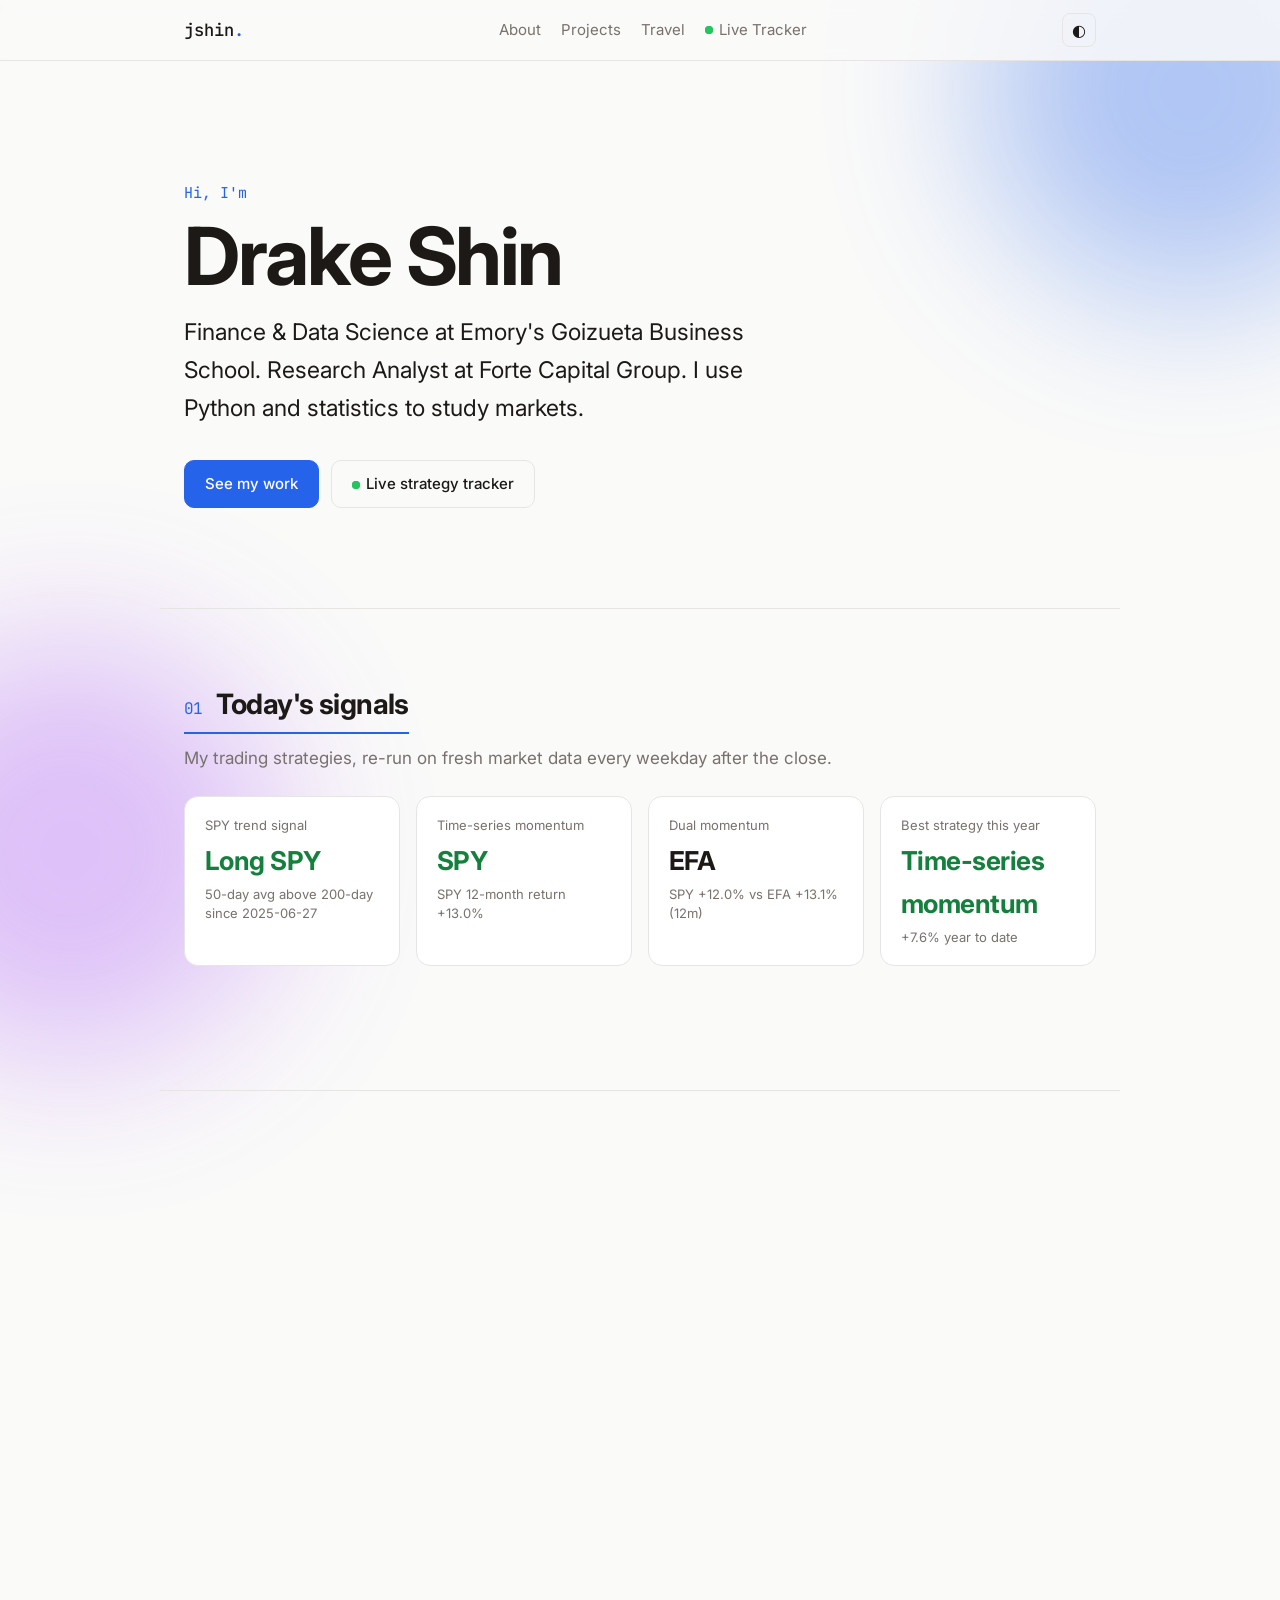
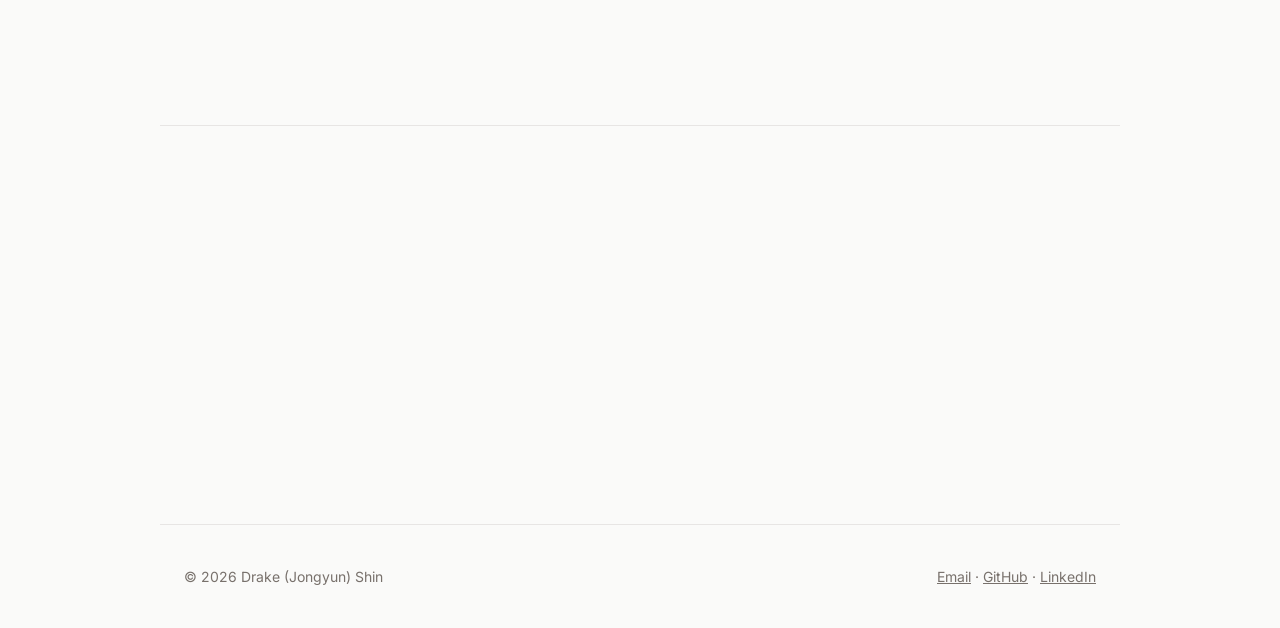
<file: index.html>
<!doctype html>
<html lang="en">
<head>
  <meta charset="utf-8">
  <meta name="viewport" content="width=device-width, initial-scale=1">
  <title>Drake (Jongyun) Shin</title>
  <meta name="description" content="Drake (Jongyun) Shin: finance and data science student at Emory Goizueta, with quant finance and data analysis projects.">
  <link rel="preconnect" href="https://fonts.googleapis.com">
  <link rel="preconnect" href="https://fonts.gstatic.com" crossorigin>
  <link href="https://fonts.googleapis.com/css2?family=Inter:wght@400;500;600;700&family=JetBrains+Mono:wght@400;500&display=swap" rel="stylesheet">
  <link rel="stylesheet" href="style.css">
  <script>document.documentElement.classList.add('js')</script>
</head>
<body>
  <div class="progress" aria-hidden="true"></div>
  <div class="blob b1" aria-hidden="true"></div>
  <div class="blob b2" aria-hidden="true"></div>
  <header class="nav">
    <div class="wrap nav-inner">
      <a href="index.html" class="logo">jshin<span>.</span></a>
      <nav>
        <a href="about.html">About</a>
        <a href="projects.html">Projects</a>
        <a href="travel.html">Travel</a>
        <a href="tracker.html" class="live"><span class="dot" aria-hidden="true"></span>Live Tracker</a>
      </nav>
      <div class="nav-tools">
        <button id="theme" aria-label="Toggle dark mode">◐</button>
        <button id="menu" aria-label="Open menu">☰</button>
      </div>
    </div>
  </header>

  <main id="top">
    <section class="hero wrap">
      <p class="kicker intro" style="--d:0">Hi, I'm</p>
      <h1 class="intro" style="--d:1"><span class="split">Drake Shin</span></h1>
      <p class="tagline intro" style="--d:2">Finance &amp; Data Science at Emory's Goizueta Business School. Research Analyst at Forte Capital Group. I use Python and statistics to study markets.</p>
      <div class="cta intro" style="--d:3">
        <a class="btn primary" href="projects.html">See my work</a>
        <a class="btn" href="tracker.html"><span class="dot" aria-hidden="true"></span>Live strategy tracker</a>
      </div>
    </section>

    <section class="wrap section">
      <h2 data-reveal><span class="num">01</span> Today's signals</h2>
      <p class="lede" data-reveal>My trading strategies, re-run on fresh market data every weekday after the close.</p>
      <div class="tiles" id="home-tiles" data-reveal="stagger">
        <div class="tile skeleton"></div><div class="tile skeleton"></div><div class="tile skeleton"></div><div class="tile skeleton"></div>
      </div>
      <p class="more" data-reveal><a href="tracker.html">Open the full tracker →</a></p>
    </section>

    <section class="wrap section">
      <h2 data-reveal><span class="num">02</span> Featured projects</h2>
      <div class="grid" data-reveal="stagger">
        <article class="card" data-kind="quant">
          <p class="kind">Quant finance</p>
          <h3>Signal Backtester</h3>
          <p>A from-scratch Python backtesting engine with no look-ahead bias, transaction costs and risk metrics. A 50/200-day trend filter on SPY cut the worst drawdown from -55% to -34%.</p>
          <p class="tags">Python · pandas · pytest</p>
          <div class="links"><a href="https://github.com/jshin0229/signal-backtester">Code ↗</a><a href="tracker.html">Live signals →</a></div>
        </article>
        <article class="card" data-kind="quant">
          <p class="kind">Quant finance</p>
          <h3>Systematic Strategy Research</h3>
          <p>Four classic quant strategies implemented and tested on 20 years of ETF data. Time-series momentum matched the S&amp;P 500's return with a Sharpe of 0.92 and a third of its drawdown.</p>
          <p class="tags">pandas · Jupyter · research</p>
          <div class="links"><a href="https://github.com/jshin0229/systematic-strategy-research">Code ↗</a><a href="tracker.html">Live signals →</a></div>
        </article>
        <article class="card" data-kind="quant">
          <p class="kind">Quant finance</p>
          <h3>Portfolio Risk Report</h3>
          <p>Turns any list of holdings into a one-page HTML risk report: VaR, beta, risk contribution, stress tests and Monte Carlo outcomes.</p>
          <p class="tags">Python · risk · Monte Carlo</p>
          <div class="links"><a href="https://github.com/jshin0229/portfolio-risk-report">Code ↗</a><a href="https://jshin0229.github.io/portfolio-risk-report/">Live demo ↗</a><a href="tracker.html">Live signals →</a></div>
        </article>
      </div>
      <p class="more" data-reveal><a href="projects.html">All projects →</a></p>
    </section>

    <section class="wrap section">
      <h2 data-reveal><span class="num">03</span> Explore</h2>
      <div class="explore" data-reveal="stagger">
        <a class="explore-card" href="about.html"><span class="ex-kicker">About</span><strong>Background &amp; experience</strong><span>Goizueta, Forte Capital Group, equity research, and five countries lived in.</span></a>
        <a class="explore-card" href="travel.html"><span class="ex-kicker">Travel</span><strong>Places I've lived &amp; visited</strong><span>Korea, China, Germany, Turkey and the US, on a map.</span></a>
        <a class="explore-card" href="mailto:jshin0229@gmail.com"><span class="ex-kicker">Contact</span><strong>Get in touch</strong><span>Open to conversations about finance, data and markets.</span></a>
      </div>
    </section>
  </main>

  <footer class="wrap footer">
    <p>© <span id="year"></span> Drake (Jongyun) Shin</p>
    <p class="footer-links"><a href="mailto:jshin0229@gmail.com">Email</a> · <a href="https://github.com/jshin0229">GitHub</a> · <a href="https://www.linkedin.com/in/drake-shin">LinkedIn</a></p>
  </footer>
  <script src="site.js"></script>
  <script>
    loadTracker().then(d => {
      const p = d.strategies.positions, t = d.spy_trend, s = d.strategies.stats;
      const tiles = [
        ['SPY trend signal', t.signal === 'LONG' ? 'Long SPY' : 'In cash', `50-day avg ${t.sma50 > t.sma200 ? 'above' : 'below'} 200-day since ${t.since}`, t.signal === 'LONG' ? 'up' : 'down'],
        ['Time-series momentum', p.ts_momentum.holding, `SPY 12-month return ${fmtPct(p.ts_momentum.spy_12_1, 1, true)}`, p.ts_momentum.holding === 'SPY' ? 'up' : 'down'],
        ['Dual momentum', p.dual_momentum.holding, `SPY ${fmtPct(p.dual_momentum.spy_12m, 1, true)} vs EFA ${fmtPct(p.dual_momentum.efa_12m, 1, true)} (12m)`, ''],
        ['Best strategy this year', ...(() => { const [n, v] = Object.entries(s).filter(([n]) => n !== 'S&P 500' && n !== '60/40').sort((a, b) => b[1].ytd - a[1].ytd)[0]; return [n, `${fmtPct(v.ytd, 1, true)} year to date`, 'up']; })()],
      ];
      document.getElementById('home-tiles').innerHTML = tiles.map(([k, v, sub, cls]) =>
        `<div class="tile"><p class="tile-k">${k}</p><p class="tile-v ${cls}">${v}</p><p class="tile-sub">${sub}</p></div>`).join('');
      setupReveal(document.getElementById('home-tiles').parentElement);
      document.getElementById('home-tiles').classList.add('in');
    }).catch(() => { document.getElementById('home-tiles').innerHTML = '<p class="muted">Live data is temporarily unavailable.</p>'; });
  </script>
</body>
</html>
</file>
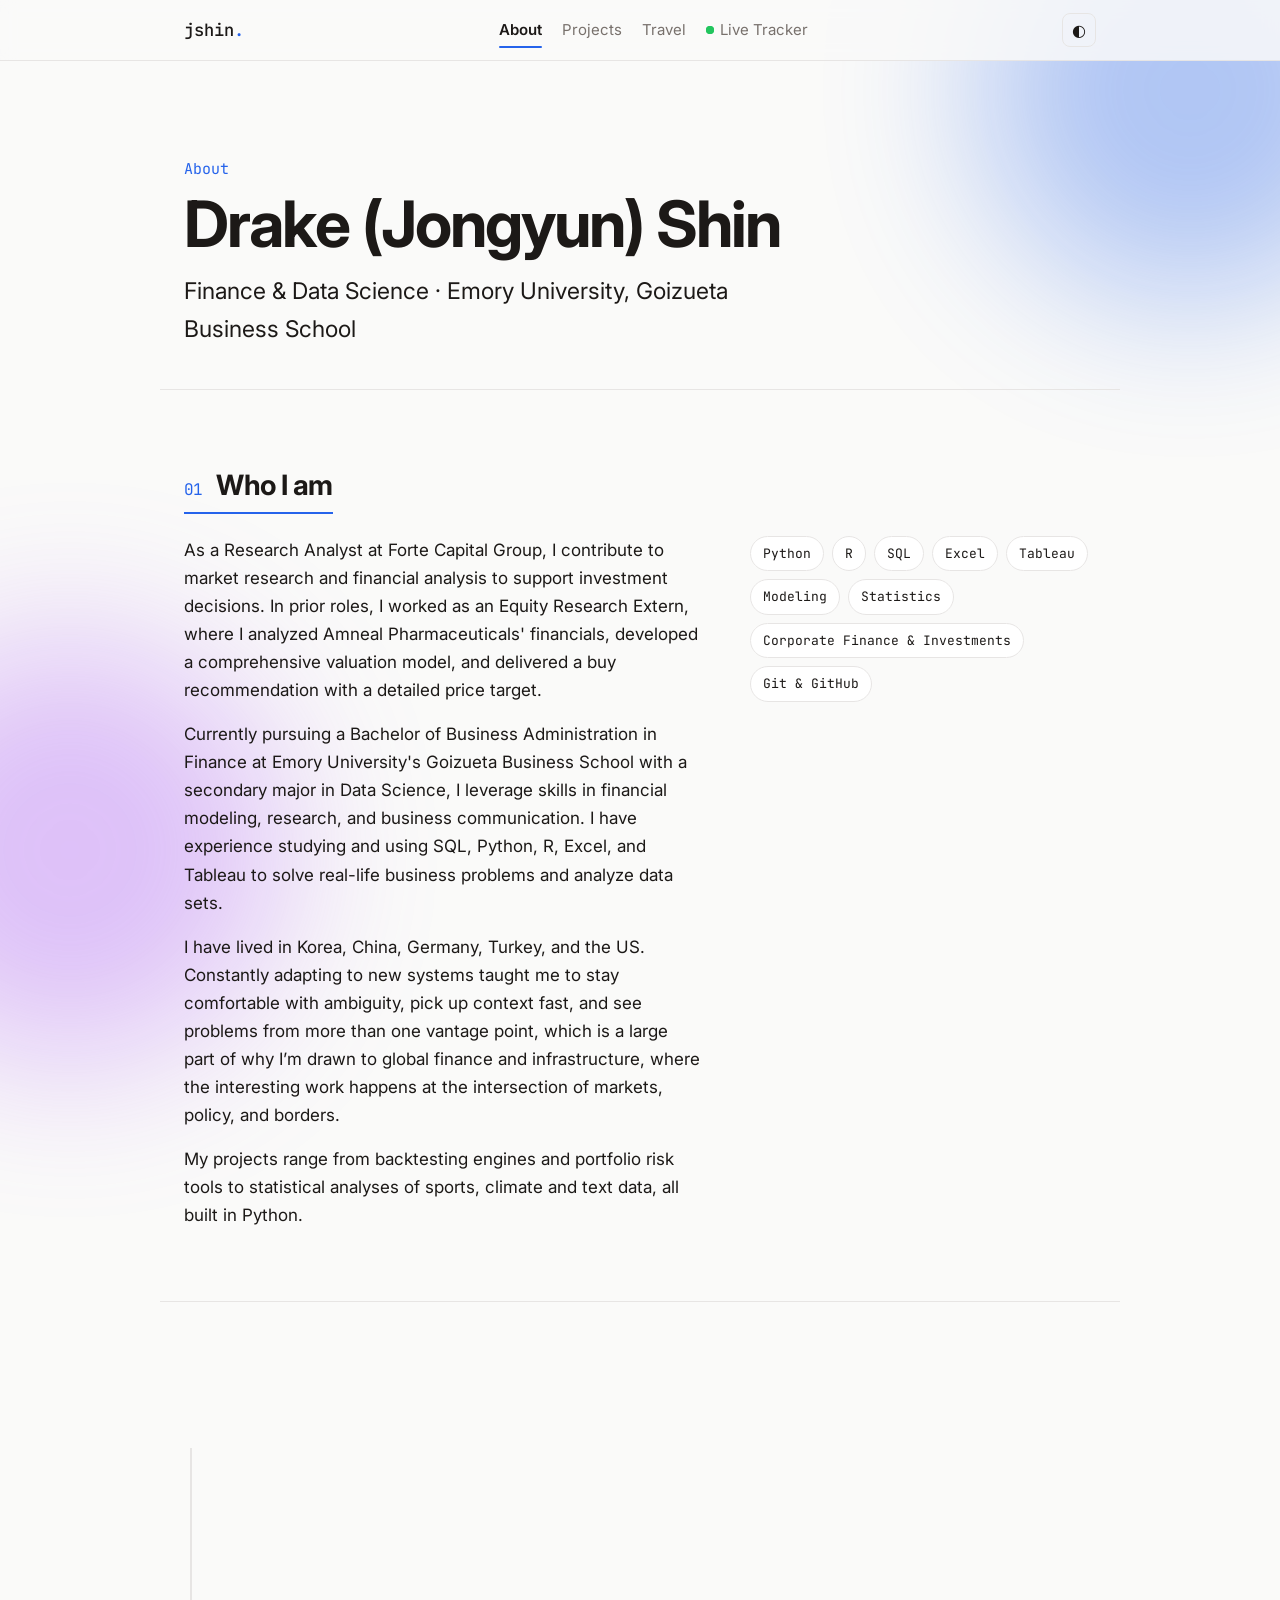
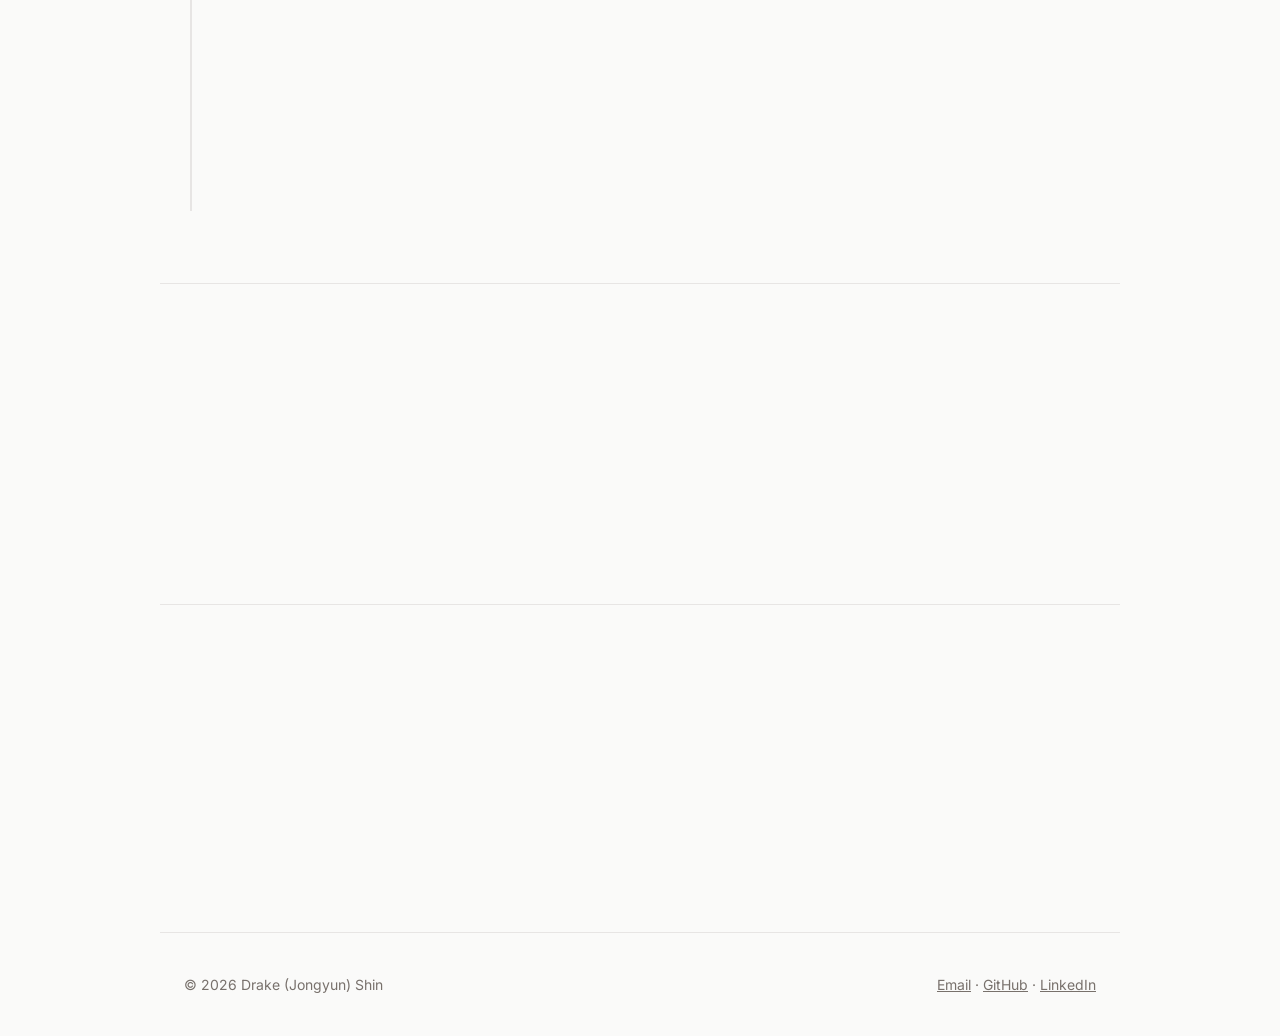
<file: about.html>
<!doctype html>
<html lang="en">
<head>
  <meta charset="utf-8">
  <meta name="viewport" content="width=device-width, initial-scale=1">
  <title>About · Drake Shin</title>
  <meta name="description" content="About Drake (Jongyun) Shin: background, experience and contact.">
  <link rel="preconnect" href="https://fonts.googleapis.com">
  <link rel="preconnect" href="https://fonts.gstatic.com" crossorigin>
  <link href="https://fonts.googleapis.com/css2?family=Inter:wght@400;500;600;700&family=JetBrains+Mono:wght@400;500&display=swap" rel="stylesheet">
  <link rel="stylesheet" href="style.css">
  <script>document.documentElement.classList.add('js')</script>
</head>
<body>
  <div class="progress" aria-hidden="true"></div>
  <div class="blob b1" aria-hidden="true"></div>
  <div class="blob b2" aria-hidden="true"></div>
  <header class="nav">
    <div class="wrap nav-inner">
      <a href="index.html" class="logo">jshin<span>.</span></a>
      <nav>
        <a href="about.html">About</a>
        <a href="projects.html">Projects</a>
        <a href="travel.html">Travel</a>
        <a href="tracker.html" class="live"><span class="dot" aria-hidden="true"></span>Live Tracker</a>
      </nav>
      <div class="nav-tools">
        <button id="theme" aria-label="Toggle dark mode">◐</button>
        <button id="menu" aria-label="Open menu">☰</button>
      </div>
    </div>
  </header>

  <main id="top">
    <section class="page-head wrap">
      <p class="kicker intro" style="--d:0">About</p>
      <h1 class="intro page-title" style="--d:1"><span class="split">Drake (Jongyun) Shin</span></h1>
      <p class="tagline intro" style="--d:2">Finance &amp; Data Science · Emory University, Goizueta Business School</p>
    </section>

    <section class="wrap section">
      <h2 data-reveal><span class="num">01</span> Who I am</h2>
      <div class="about-grid">
        <div class="prose" data-reveal="left">
          <p>As a Research Analyst at Forte Capital Group, I contribute to market research and financial analysis to support investment decisions. In prior roles, I worked as an Equity Research Extern, where I analyzed Amneal Pharmaceuticals' financials, developed a comprehensive valuation model, and delivered a buy recommendation with a detailed price target.</p>
          <p>Currently pursuing a Bachelor of Business Administration in Finance at Emory University's Goizueta Business School with a secondary major in Data Science, I leverage skills in financial modeling, research, and business communication. I have experience studying and using SQL, Python, R, Excel, and Tableau to solve real-life business problems and analyze data sets.</p>
          <p>I have lived in Korea, China, Germany, Turkey, and the US. Constantly adapting to new systems taught me to stay comfortable with ambiguity, pick up context fast, and see problems from more than one vantage point, which is a large part of why I’m drawn to global finance and infrastructure, where the interesting work happens at the intersection of markets, policy, and borders.</p>
          <p>My projects range from backtesting engines and portfolio risk tools to statistical analyses of sports, climate and text data, all built in Python.</p>
        </div>
        <ul class="skills" data-reveal="stagger">
          <li>Python</li>
          <li>R</li>
          <li>SQL</li>
          <li>Excel</li>
          <li>Tableau</li>
          <li>Modeling</li>
          <li>Statistics</li>
          <li>Corporate Finance &amp; Investments</li>
          <li>Git &amp; GitHub</li>
        </ul>
      </div>
    </section>

    <section class="wrap section">
      <h2 data-reveal><span class="num">02</span> Experience</h2>
      <ol class="timeline" data-reveal="stagger">
        <li><p class="tl-when">Current</p><h3>Research Analyst · Forte Capital Group</h3><p>Market research and financial analysis to support investment decisions.</p></li>
        <li><p class="tl-when">Previously</p><h3>Equity Research Extern</h3><p>Analyzed Amneal Pharmaceuticals' financials, built a valuation model, and delivered a buy recommendation with a price target.</p></li>
        <li><p class="tl-when">Education</p><h3>Emory University · Goizueta Business School</h3><p>BBA in Finance, secondary major in Data Science.</p></li>
      </ol>
    </section>

    <section class="wrap section">
      <h2 data-reveal><span class="num">03</span> Places I've called home</h2>
      <div class="flags" data-reveal="stagger">
        <span>🇰🇷 Korea</span><span>🇨🇳 China</span><span>🇩🇪 Germany</span><span>🇹🇷 Turkey</span><span>🇺🇸 United States</span>
      </div>
      <p class="more" data-reveal><a href="travel.html">See them on the map →</a></p>
    </section>

    <section id="contact" class="wrap section contact">
      <h2 data-reveal><span class="num">04</span> Contact</h2>
      <p data-reveal>Want to work together or just say hi? My inbox is open.</p>
      <div class="cta" data-reveal="stagger">
        <a class="btn primary" href="mailto:jshin0229@gmail.com">Email me</a>
        <a class="btn" href="https://github.com/jshin0229">GitHub</a>
        <a class="btn" href="https://www.linkedin.com/in/drake-shin">LinkedIn</a>
      </div>
    </section>
  </main>

  <footer class="wrap footer">
    <p>© <span id="year"></span> Drake (Jongyun) Shin</p>
    <p class="footer-links"><a href="mailto:jshin0229@gmail.com">Email</a> · <a href="https://github.com/jshin0229">GitHub</a> · <a href="https://www.linkedin.com/in/drake-shin">LinkedIn</a></p>
  </footer>
  <script src="site.js"></script>
</body>
</html>
</file>
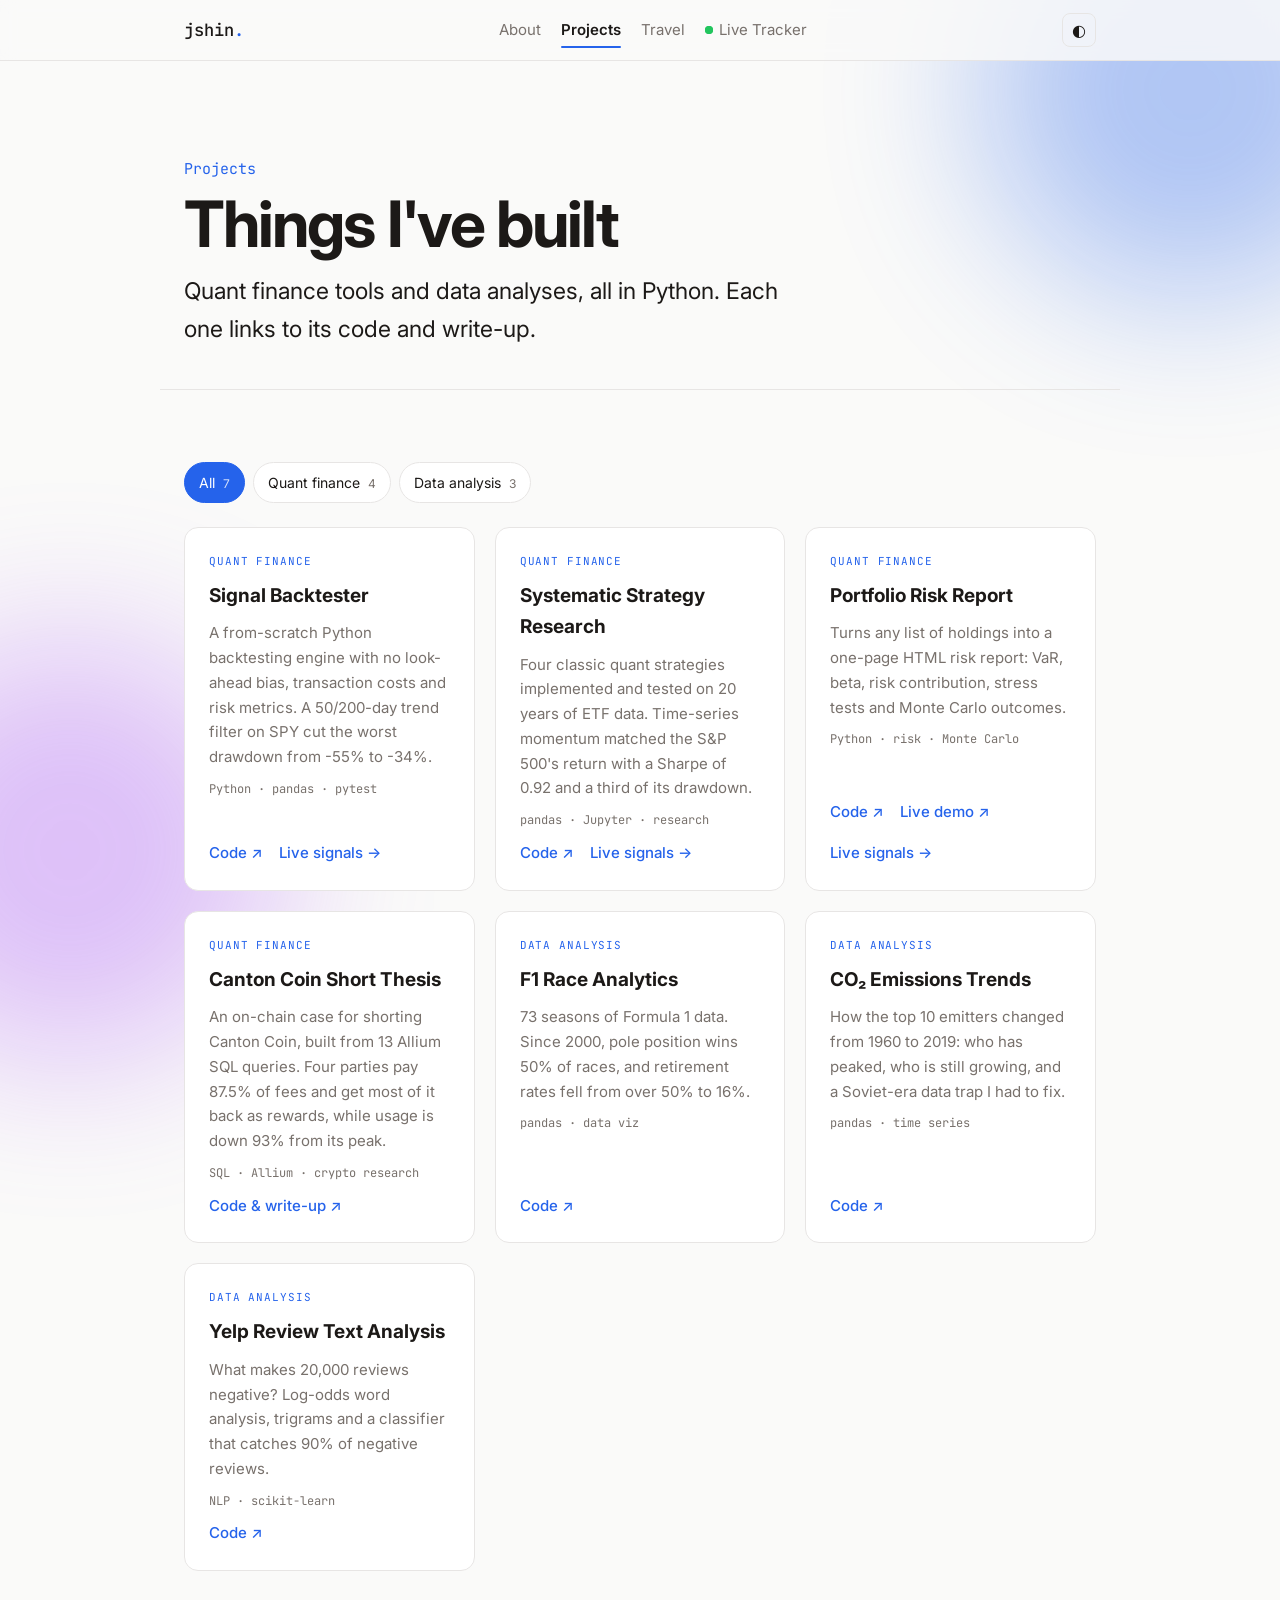
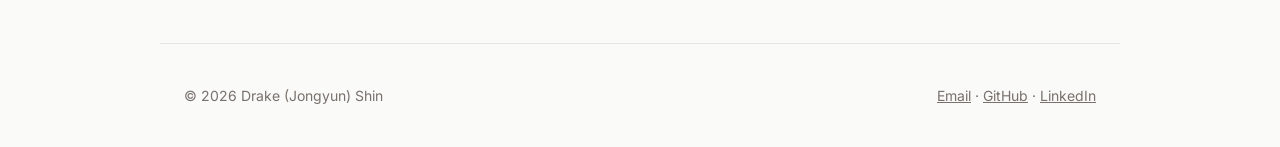
<file: projects.html>
<!doctype html>
<html lang="en">
<head>
  <meta charset="utf-8">
  <meta name="viewport" content="width=device-width, initial-scale=1">
  <title>Projects · Drake Shin</title>
  <meta name="description" content="Quant finance and data analysis projects by Drake (Jongyun) Shin.">
  <link rel="preconnect" href="https://fonts.googleapis.com">
  <link rel="preconnect" href="https://fonts.gstatic.com" crossorigin>
  <link href="https://fonts.googleapis.com/css2?family=Inter:wght@400;500;600;700&family=JetBrains+Mono:wght@400;500&display=swap" rel="stylesheet">
  <link rel="stylesheet" href="style.css">
  <script>document.documentElement.classList.add('js')</script>
</head>
<body>
  <div class="progress" aria-hidden="true"></div>
  <div class="blob b1" aria-hidden="true"></div>
  <div class="blob b2" aria-hidden="true"></div>
  <header class="nav">
    <div class="wrap nav-inner">
      <a href="index.html" class="logo">jshin<span>.</span></a>
      <nav>
        <a href="about.html">About</a>
        <a href="projects.html">Projects</a>
        <a href="travel.html">Travel</a>
        <a href="tracker.html" class="live"><span class="dot" aria-hidden="true"></span>Live Tracker</a>
      </nav>
      <div class="nav-tools">
        <button id="theme" aria-label="Toggle dark mode">◐</button>
        <button id="menu" aria-label="Open menu">☰</button>
      </div>
    </div>
  </header>

  <main id="top">
    <section class="page-head wrap">
      <p class="kicker intro" style="--d:0">Projects</p>
      <h1 class="intro page-title" style="--d:1"><span class="split">Things I've built</span></h1>
      <p class="tagline intro" style="--d:2">Quant finance tools and data analyses, all in Python. Each one links to its code and write-up.</p>
    </section>
    <section class="wrap section">
      <div class="filters" role="group" aria-label="Filter projects">
        <button class="chip active" data-filter="all">All <span>7</span></button>
        <button class="chip" data-filter="quant">Quant finance <span>4</span></button>
        <button class="chip" data-filter="data">Data analysis <span>3</span></button>
      </div>
      <div class="grid" id="project-grid" data-reveal="stagger">
        <article class="card" data-kind="quant">
          <p class="kind">Quant finance</p>
          <h3>Signal Backtester</h3>
          <p>A from-scratch Python backtesting engine with no look-ahead bias, transaction costs and risk metrics. A 50/200-day trend filter on SPY cut the worst drawdown from -55% to -34%.</p>
          <p class="tags">Python · pandas · pytest</p>
          <div class="links"><a href="https://github.com/jshin0229/signal-backtester">Code ↗</a><a href="tracker.html">Live signals →</a></div>
        </article>
        <article class="card" data-kind="quant">
          <p class="kind">Quant finance</p>
          <h3>Systematic Strategy Research</h3>
          <p>Four classic quant strategies implemented and tested on 20 years of ETF data. Time-series momentum matched the S&amp;P 500's return with a Sharpe of 0.92 and a third of its drawdown.</p>
          <p class="tags">pandas · Jupyter · research</p>
          <div class="links"><a href="https://github.com/jshin0229/systematic-strategy-research">Code ↗</a><a href="tracker.html">Live signals →</a></div>
        </article>
        <article class="card" data-kind="quant">
          <p class="kind">Quant finance</p>
          <h3>Portfolio Risk Report</h3>
          <p>Turns any list of holdings into a one-page HTML risk report: VaR, beta, risk contribution, stress tests and Monte Carlo outcomes.</p>
          <p class="tags">Python · risk · Monte Carlo</p>
          <div class="links"><a href="https://github.com/jshin0229/portfolio-risk-report">Code ↗</a><a href="https://jshin0229.github.io/portfolio-risk-report/">Live demo ↗</a><a href="tracker.html">Live signals →</a></div>
        </article>
        <article class="card" data-kind="quant">
          <p class="kind">Quant finance</p>
          <h3>Canton Coin Short Thesis</h3>
          <p>An on-chain case for shorting Canton Coin, built from 13 Allium SQL queries. Four parties pay 87.5% of fees and get most of it back as rewards, while usage is down 93% from its peak.</p>
          <p class="tags">SQL · Allium · crypto research</p>
          <div class="links"><a href="https://github.com/jshin0229/canton-coin-short-thesis">Code &amp; write-up ↗</a></div>
        </article>
        <article class="card" data-kind="data">
          <p class="kind">Data analysis</p>
          <h3>F1 Race Analytics</h3>
          <p>73 seasons of Formula 1 data. Since 2000, pole position wins 50% of races, and retirement rates fell from over 50% to 16%.</p>
          <p class="tags">pandas · data viz</p>
          <div class="links"><a href="https://github.com/jshin0229/f1-race-analytics">Code ↗</a></div>
        </article>
        <article class="card" data-kind="data">
          <p class="kind">Data analysis</p>
          <h3>CO₂ Emissions Trends</h3>
          <p>How the top 10 emitters changed from 1960 to 2019: who has peaked, who is still growing, and a Soviet-era data trap I had to fix.</p>
          <p class="tags">pandas · time series</p>
          <div class="links"><a href="https://github.com/jshin0229/co2-emissions-trends">Code ↗</a></div>
        </article>
        <article class="card" data-kind="data">
          <p class="kind">Data analysis</p>
          <h3>Yelp Review Text Analysis</h3>
          <p>What makes 20,000 reviews negative? Log-odds word analysis, trigrams and a classifier that catches 90% of negative reviews.</p>
          <p class="tags">NLP · scikit-learn</p>
          <div class="links"><a href="https://github.com/jshin0229/yelp-review-text-analysis">Code ↗</a></div>
        </article>
      </div>
    </section>
  </main>

  <footer class="wrap footer">
    <p>© <span id="year"></span> Drake (Jongyun) Shin</p>
    <p class="footer-links"><a href="mailto:jshin0229@gmail.com">Email</a> · <a href="https://github.com/jshin0229">GitHub</a> · <a href="https://www.linkedin.com/in/drake-shin">LinkedIn</a></p>
  </footer>
  <script src="site.js"></script>
  <script>
    document.querySelectorAll('.chip').forEach(chip => chip.addEventListener('click', () => {
      document.querySelectorAll('.chip').forEach(c => c.classList.toggle('active', c === chip));
      const f = chip.dataset.filter;
      document.querySelectorAll('#project-grid .card').forEach(c => c.hidden = !(f === 'all' || c.dataset.kind === f));
    }));
  </script>
</body>
</html>
</file>
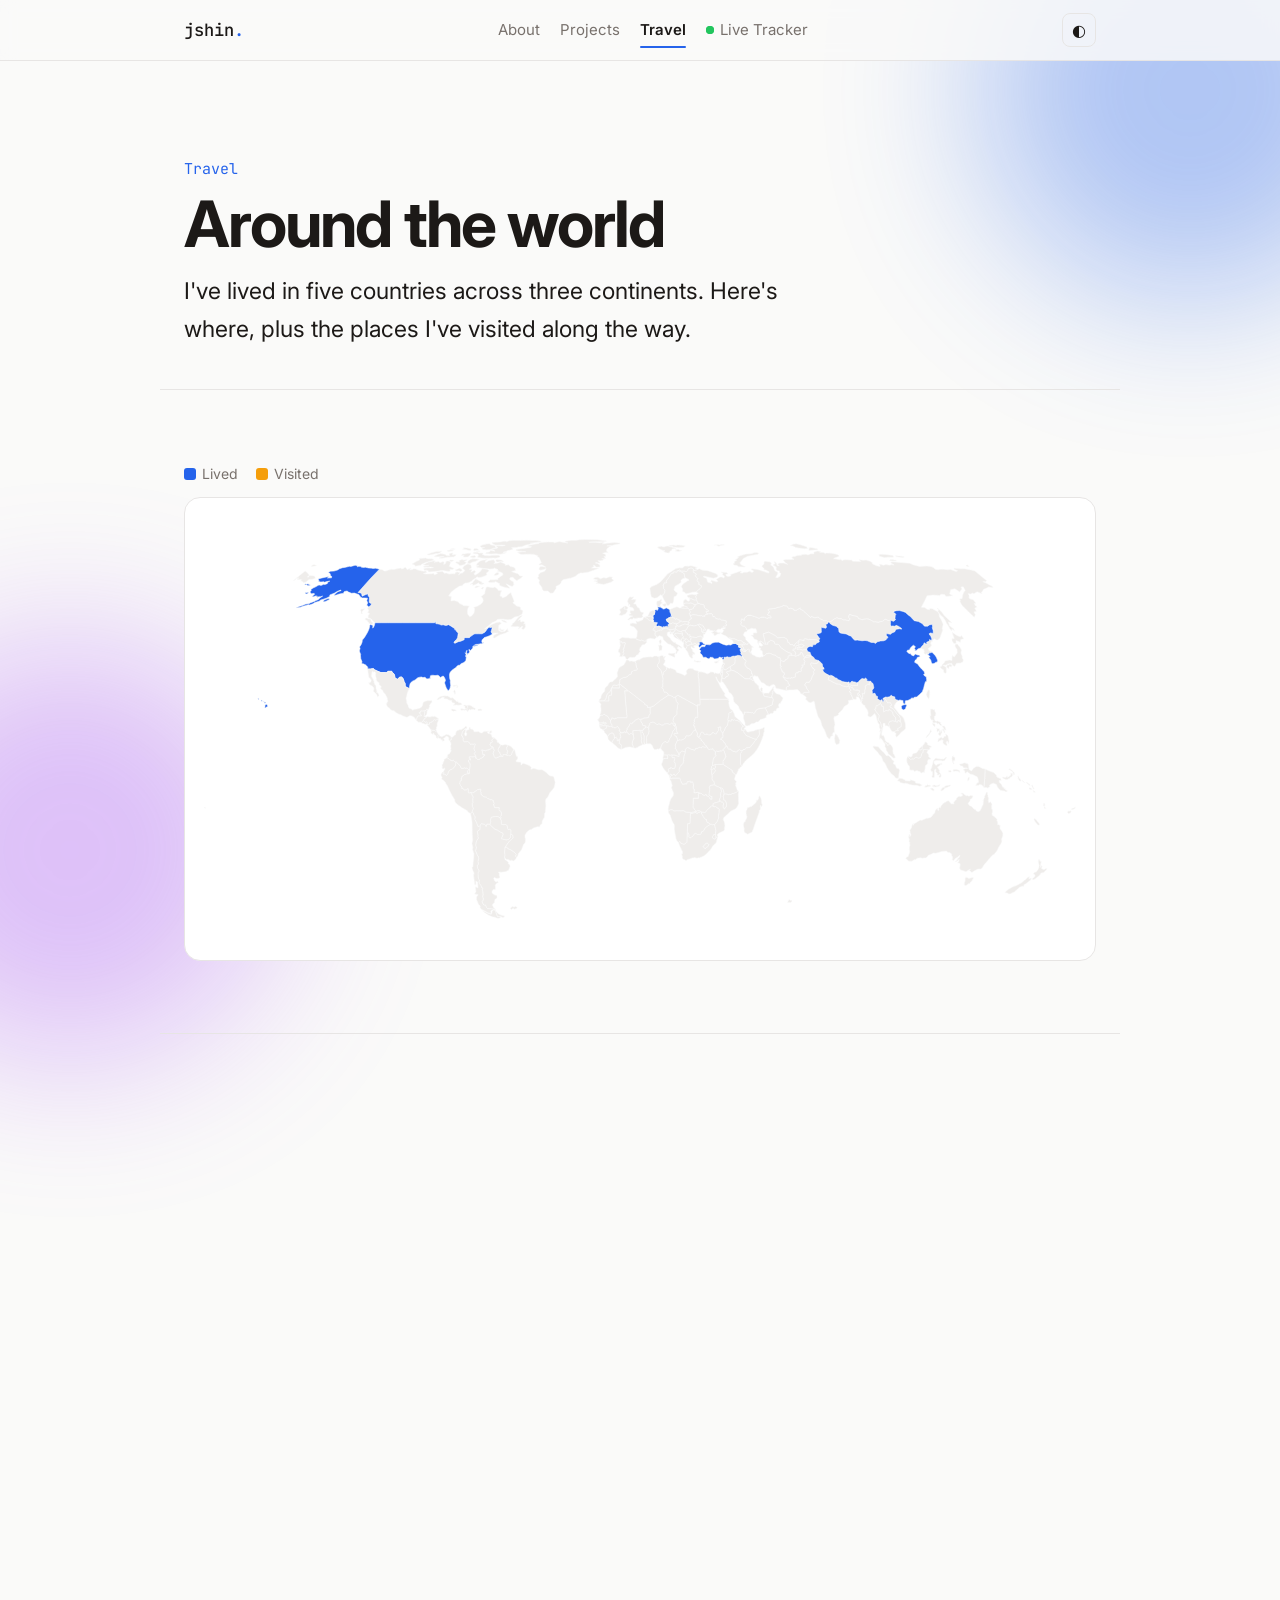
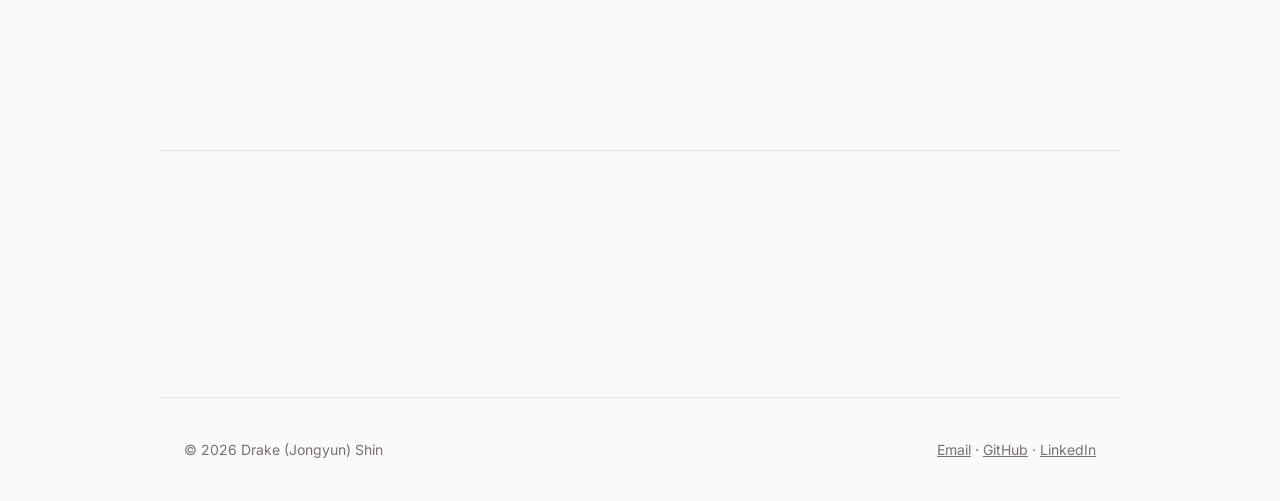
<file: travel.html>
<!doctype html>
<html lang="en">
<head>
  <meta charset="utf-8">
  <meta name="viewport" content="width=device-width, initial-scale=1">
  <title>Travel · Drake Shin</title>
  <meta name="description" content="Places Drake (Jongyun) Shin has lived and visited.">
  <link rel="preconnect" href="https://fonts.googleapis.com">
  <link rel="preconnect" href="https://fonts.gstatic.com" crossorigin>
  <link href="https://fonts.googleapis.com/css2?family=Inter:wght@400;500;600;700&family=JetBrains+Mono:wght@400;500&display=swap" rel="stylesheet">
  <link rel="stylesheet" href="style.css">
  <script>document.documentElement.classList.add('js')</script>
</head>
<body>
  <div class="progress" aria-hidden="true"></div>
  <div class="blob b1" aria-hidden="true"></div>
  <div class="blob b2" aria-hidden="true"></div>
  <header class="nav">
    <div class="wrap nav-inner">
      <a href="index.html" class="logo">jshin<span>.</span></a>
      <nav>
        <a href="about.html">About</a>
        <a href="projects.html">Projects</a>
        <a href="travel.html">Travel</a>
        <a href="tracker.html" class="live"><span class="dot" aria-hidden="true"></span>Live Tracker</a>
      </nav>
      <div class="nav-tools">
        <button id="theme" aria-label="Toggle dark mode">◐</button>
        <button id="menu" aria-label="Open menu">☰</button>
      </div>
    </div>
  </header>

  <main id="top">
    <section class="page-head wrap">
      <p class="kicker intro" style="--d:0">Travel</p>
      <h1 class="intro page-title" style="--d:1"><span class="split">Around the world</span></h1>
      <p class="tagline intro" style="--d:2">I've lived in five countries across three continents. Here's where, plus the places I've visited along the way.</p>
    </section>
    <section class="wrap section">
      <div class="map-legend" data-reveal>
        <span><i class="pin lived"></i>Lived</span>
        <span><i class="pin visited"></i>Visited</span>
      </div>
      <div id="map" class="world" data-reveal aria-label="World map with the countries I've lived in and visited highlighted"></div>
    </section>
    <section class="wrap section">
      <h2 data-reveal><span class="num">01</span> Places I've lived</h2>
      <div class="grid trips" id="lived" data-reveal="stagger"></div>
    </section>
    <section class="wrap section" id="visited-section">
      <h2 data-reveal><span class="num">02</span> Places I've visited</h2>
      <div class="grid trips" id="visited" data-reveal="stagger"></div>
    </section>
  </main>

  <footer class="wrap footer">
    <p>© <span id="year"></span> Drake (Jongyun) Shin</p>
    <p class="footer-links"><a href="mailto:jshin0229@gmail.com">Email</a> · <a href="https://github.com/jshin0229">GitHub</a> · <a href="https://www.linkedin.com/in/drake-shin">LinkedIn</a></p>
  </footer>
  <script src="site.js"></script>
  <script src="travel.js"></script>
</body>
</html>
</file>
<file: style.css>
:root {
  --bg: #fafaf9; --surface: #ffffff; --text: #1c1917; --muted: #78716c;
  --border: #e7e5e4; --accent: #2563eb; --accent-text: #ffffff;
}
@media (prefers-color-scheme: dark) {
  :root:not([data-theme="light"]) {
    --bg: #0c0a09; --surface: #1c1917; --text: #f5f5f4; --muted: #a8a29e;
    --border: #292524; --accent: #60a5fa; --accent-text: #0c0a09;
  }
}
:root[data-theme="dark"] {
  --bg: #0c0a09; --surface: #1c1917; --text: #f5f5f4; --muted: #a8a29e;
  --border: #292524; --accent: #60a5fa; --accent-text: #0c0a09;
}

* { box-sizing: border-box; margin: 0; }
html { scroll-behavior: smooth; }
body {
  background: var(--bg); color: var(--text);
  font: 17px/1.65 Inter, system-ui, sans-serif;
  -webkit-font-smoothing: antialiased;
}
a { color: inherit; }
.wrap { max-width: 960px; margin: 0 auto; padding: 0 24px; }
.muted { color: var(--muted); }

.nav {
  position: sticky; top: 0; z-index: 10;
  background: color-mix(in srgb, var(--bg) 85%, transparent);
  backdrop-filter: blur(8px); border-bottom: 1px solid var(--border);
}
.nav-inner { display: flex; align-items: center; justify-content: space-between; height: 60px; }
.logo { font-family: "JetBrains Mono", monospace; font-weight: 500; text-decoration: none; }
.logo span { color: var(--accent); }
nav { display: flex; align-items: center; gap: 20px; }
nav a { text-decoration: none; color: var(--muted); font-size: 15px; }
nav a:hover { color: var(--text); }
#theme {
  background: none; border: 1px solid var(--border); color: var(--text);
  border-radius: 8px; width: 34px; height: 34px; cursor: pointer; font-size: 16px;
}

.hero { padding: 120px 24px 100px; }
.kicker { font-family: "JetBrains Mono", monospace; color: var(--accent); font-size: 15px; }
h1 { font-size: clamp(44px, 9vw, 80px); line-height: 1.05; letter-spacing: -0.03em; margin: 8px 0 16px; }
.tagline { font-size: clamp(19px, 2.6vw, 23px); max-width: 600px; }
.cta { display: flex; flex-wrap: wrap; gap: 12px; margin-top: 32px; }
.btn {
  display: inline-block; padding: 11px 20px; border-radius: 10px; text-decoration: none;
  border: 1px solid var(--border); font-weight: 500; font-size: 15px;
  transition: transform .15s, border-color .15s;
}
.btn:hover { transform: translateY(-2px); border-color: var(--accent); }
.btn.primary { background: var(--accent); color: var(--accent-text); border-color: var(--accent); }

.section { padding: 72px 24px; border-top: 1px solid var(--border); }
h2 { font-size: 28px; letter-spacing: -0.02em; margin-bottom: 28px; }
.num { font-family: "JetBrains Mono", monospace; color: var(--accent); font-size: 16px; font-weight: 400; margin-right: 8px; }
.about-grid { display: grid; grid-template-columns: 3fr 2fr; gap: 48px; }
.about-grid p + p { margin-top: 16px; }
.skills { list-style: none; padding: 0; display: flex; flex-wrap: wrap; gap: 8px; align-content: start; }
.skills li {
  font-family: "JetBrains Mono", monospace; font-size: 13px;
  padding: 6px 12px; border: 1px solid var(--border); border-radius: 999px; background: var(--surface);
}

.grid { display: grid; grid-template-columns: repeat(auto-fill, minmax(260px, 1fr)); gap: 20px; }
.card {
  background: var(--surface); border: 1px solid var(--border); border-radius: 14px;
  padding: 24px; display: flex; flex-direction: column; gap: 10px;
  transition: transform .15s, border-color .15s;
}
.card:hover { transform: translateY(-3px); border-color: var(--accent); }
.card h3 { font-size: 19px; }
.card p { color: var(--muted); font-size: 15px; }
.tags { font-family: "JetBrains Mono", monospace; font-size: 12px !important; }
.links { margin-top: auto; }
.links a { color: var(--accent); text-decoration: none; font-weight: 500; font-size: 15px; }

.contact p { max-width: 520px; }
.footer { padding: 40px 24px; color: var(--muted); font-size: 14px; border-top: 1px solid var(--border); }

@media (max-width: 640px) {
  .wrap { padding: 0 16px; }
  .hero { padding: 72px 16px 64px; }
  .section { padding: 56px 16px; }
  .about-grid { grid-template-columns: 1fr; gap: 28px; }
  nav { gap: 14px; }
}

/* ---------- Animations ---------- */
.progress {
  position: fixed; top: 0; left: 0; right: 0; height: 3px; z-index: 20;
  background: linear-gradient(90deg, var(--accent), #a855f7, #ec4899);
  transform-origin: 0 50%; transform: scaleX(0);
}

/* Soft glowing blobs drifting behind the page */
.blob {
  position: fixed; z-index: -1; border-radius: 50%; filter: blur(80px); opacity: .35; pointer-events: none;
  width: 420px; height: 420px;
}
.b1 { background: var(--accent); top: -120px; right: -120px; animation: drift 18s ease-in-out infinite alternate;
  translate: 0 calc(var(--scroll, 0) * -0.15px); }
.b2 { background: #a855f7; bottom: -160px; left: -140px; animation: drift 22s ease-in-out infinite alternate-reverse;
  translate: 0 calc(var(--scroll, 0) * 0.1px); }
@keyframes drift { to { transform: translate(-60px, 80px) scale(1.15); } }

/* Hero entrance on page load */
.js .intro { opacity: 0; animation: rise .9s cubic-bezier(.2,.7,.2,1) forwards; animation-delay: calc(var(--d) * 120ms + 100ms); }
.js h1.intro { opacity: 1; animation: none; }
.split { display: inline-block; }
.js .ch {
  display: inline-block; opacity: 0; transform: translateY(0.6em) rotate(8deg);
  animation: letter .7s cubic-bezier(.2,.8,.2,1.2) forwards; animation-delay: calc(var(--i) * 45ms + 200ms);
}
.ch:hover { color: var(--accent); transform: translateY(-6px) !important; transition: transform .2s, color .2s; }
@keyframes rise { from { opacity: 0; transform: translateY(24px); } to { opacity: 1; transform: none; } }
@keyframes letter { to { opacity: 1; transform: none; } }

/* Scroll reveals */
.js [data-reveal] { opacity: 0; transform: translateY(40px); transition: opacity .8s ease, transform .8s cubic-bezier(.2,.7,.2,1); }
.js [data-reveal="left"] { transform: translateX(-50px); }
.js [data-reveal].in { opacity: 1; transform: none; }

/* Stagger groups: the container shows, children pop in one after another */
.js [data-reveal="stagger"] { opacity: 1; transform: none; }
.js [data-reveal="stagger"] > * {
  opacity: 0; transform: translateY(30px) scale(.96);
  transition: opacity .6s ease, transform .6s cubic-bezier(.2,.7,.2,1.1);
  transition-delay: calc(var(--i, 0) * 90ms);
}
.js [data-reveal="stagger"].in > * { opacity: 1; transform: none; }

/* Heading underline draws in */
h2 { position: relative; display: inline-block; }
h2::after {
  content: ""; position: absolute; left: 0; bottom: -6px; height: 2px; width: 100%;
  background: var(--accent); transform: scaleX(0); transform-origin: left;
  transition: transform .9s cubic-bezier(.2,.7,.2,1) .3s;
}
.js h2.in::after, html:not(.js) h2::after { transform: scaleX(1); }

/* Project cards: 3D tilt + spotlight */
.grid { perspective: 900px; }
.js .grid.in > .card {
  transform: rotateX(var(--rx, 0deg)) rotateY(var(--ry, 0deg));
  transition: opacity .6s ease, transform .25s ease-out, border-color .15s;
}
.card { position: relative; overflow: hidden; }
.card::before {
  content: ""; position: absolute; inset: 0; pointer-events: none; opacity: 0; transition: opacity .3s;
  background: radial-gradient(300px circle at var(--mx, 50%) var(--my, 50%), color-mix(in srgb, var(--accent) 18%, transparent), transparent 60%);
}
.card:hover::before { opacity: 1; }
.card > * { position: relative; }

@media (prefers-reduced-motion: reduce) {
  *, *::before, *::after { animation: none !important; transition: none !important; }
  .js .intro, .js .ch, .js [data-reveal], .js [data-reveal] > * { opacity: 1 !important; transform: none !important; }
  h2::after { transform: scaleX(1); }
  .blob { translate: none; }
}

/* Elements that scrolled off the top leave upward, so scrolling back up
   brings them down into place (mirrors the scroll direction) */
.js [data-reveal].above:not(.in) { transform: translateY(-40px); }
.js [data-reveal="left"].above:not(.in) { transform: translateX(-50px); }
.js [data-reveal="stagger"].above:not(.in) { transform: none; }
.js [data-reveal="stagger"].above:not(.in) > * { transform: translateY(-30px) scale(.96); }
/* Faster exit so it feels snappy, normal speed on enter */
.js [data-reveal]:not(.in), .js [data-reveal="stagger"]:not(.in) > * { transition-duration: .45s; transition-delay: 0s; }

.kind { font-family: "JetBrains Mono", monospace; font-size: 11px !important; text-transform: uppercase; letter-spacing: .08em; color: var(--accent) !important; }
.links { display: flex; gap: 16px; flex-wrap: wrap; }

/* =========================================================
   Multi-page layout (added with About / Projects / Travel / Tracker)
   ========================================================= */
:root { --up: #15803d; --down: #b91c1c; --skeleton: #efedeb; }
:root[data-theme="dark"] { --up: #4ade80; --down: #f87171; --skeleton: #24201e; }
@media (prefers-color-scheme: dark) { :root:not([data-theme="light"]) { --up: #4ade80; --down: #f87171; --skeleton: #24201e; } }

.nav-tools { display: flex; gap: 8px; }
#menu { display: none; background: none; border: 1px solid var(--border); color: var(--text); border-radius: 8px; width: 34px; height: 34px; cursor: pointer; font-size: 16px; }
nav a[aria-current="page"] { color: var(--text); font-weight: 600; }
nav a { position: relative; }
nav a[aria-current="page"]::after { content: ""; position: absolute; left: 0; right: 0; bottom: -6px; height: 2px; background: var(--accent); border-radius: 2px; }
.live { display: inline-flex; align-items: center; gap: 6px; }
.dot { width: 8px; height: 8px; border-radius: 50%; background: #22c55e; display: inline-block; margin-right: 6px; position: relative; }
.live .dot { margin-right: 0; }
.dot::after { content: ""; position: absolute; inset: 0; border-radius: 50%; background: #22c55e; animation: ping 1.8s ease-out infinite; }
@keyframes ping { from { transform: scale(1); opacity: .7; } to { transform: scale(2.6); opacity: 0; } }

.page-head { padding: 96px 24px 40px; }
.page-title { font-size: clamp(38px, 7vw, 64px); }
.lede { color: var(--muted); max-width: 680px; margin: -12px 0 24px; }
.lede a, .prose a, .more a { color: var(--accent); text-decoration: none; font-weight: 500; }
.more { margin-top: 24px; }
.prose p + p { margin-top: 16px; }
.muted { color: var(--muted); }
.up { color: var(--up); } .down { color: var(--down); }

/* Stat tiles */
.tiles { display: grid; grid-template-columns: repeat(4, 1fr); gap: 16px; }
.tile, .hold-card { background: var(--surface); border: 1px solid var(--border); border-radius: 14px; padding: 18px 20px; min-height: 120px; }
.tile.skeleton { background: var(--skeleton); border-color: transparent; animation: pulse 1.4s ease-in-out infinite; }
@keyframes pulse { 50% { opacity: .5; } }
.tile-k { font-size: 13px; color: var(--muted); }
.tile-v { font-size: 26px; font-weight: 700; letter-spacing: -0.02em; margin: 4px 0 2px; }
.tile-sub { font-size: 13px; color: var(--muted); line-height: 1.45; }

/* Explore cards (home) */
.explore { display: grid; grid-template-columns: repeat(3, 1fr); gap: 20px; }
.explore-card { display: flex; flex-direction: column; gap: 6px; text-decoration: none; background: var(--surface); border: 1px solid var(--border);
  border-radius: 14px; padding: 22px; transition: transform .2s, border-color .2s; }
.explore-card:hover { transform: translateY(-3px); border-color: var(--accent); }
.explore-card strong { font-size: 18px; }
.explore-card span:last-child { color: var(--muted); font-size: 15px; }
.ex-kicker { font-family: "JetBrains Mono", monospace; font-size: 11px; text-transform: uppercase; letter-spacing: .08em; color: var(--accent); }

/* Timeline (about) */
.timeline { list-style: none; padding: 0; border-left: 2px solid var(--border); margin-left: 6px; }
.timeline li { position: relative; padding: 0 0 28px 24px; }
.timeline li::before { content: ""; position: absolute; left: -8px; top: 6px; width: 14px; height: 14px; border-radius: 50%; background: var(--bg); border: 2px solid var(--accent); }
.timeline h3 { font-size: 18px; margin: 2px 0 4px; }
.timeline p { color: var(--muted); }
.tl-when { font-family: "JetBrains Mono", monospace; font-size: 12px; text-transform: uppercase; letter-spacing: .08em; color: var(--accent) !important; }
.flags { display: flex; flex-wrap: wrap; gap: 10px; }
.flags span { padding: 10px 16px; border: 1px solid var(--border); border-radius: 999px; background: var(--surface); font-weight: 500; }

/* Project filters */
.filters { display: flex; gap: 8px; flex-wrap: wrap; margin-bottom: 24px; }
.chip { border: 1px solid var(--border); background: var(--surface); color: var(--text); border-radius: 999px; padding: 8px 14px; font: inherit; font-size: 14px; cursor: pointer; }
.chip span { color: var(--muted); margin-left: 4px; font-size: 12px; }
.chip.active { background: var(--accent); border-color: var(--accent); color: var(--accent-text); }
.chip.active span { color: inherit; opacity: .8; }
.card[hidden] { display: none; }

/* Travel */
.world { background: var(--surface); border: 1px solid var(--border); border-radius: 16px; padding: 16px; }
.world svg { display: block; width: 100%; height: auto; }
.world path { fill: var(--skeleton); stroke: var(--bg); stroke-width: .6; transition: fill .2s; }
.world path:hover { fill: color-mix(in srgb, var(--muted) 45%, var(--skeleton)); }
.world path.visited { fill: #f59e0b; }
.world path.lived { fill: var(--accent); }
.world path.lived:hover, .world path.visited:hover { filter: brightness(1.15); }
.map-legend { display: flex; gap: 18px; margin-bottom: 12px; font-size: 14px; color: var(--muted); }
.pin { display: inline-block; width: 12px; height: 12px; border-radius: 3px; margin-right: 6px; vertical-align: -1px; }
.pin.lived { background: var(--accent); }
.pin.visited { background: #f59e0b; }
.trip-top { height: 120px; margin: -24px -24px 6px; border-radius: 14px 14px 0 0; background: linear-gradient(135deg, color-mix(in srgb, var(--accent) 35%, var(--surface)), color-mix(in srgb, #a855f7 25%, var(--surface)));
  background-size: cover; background-position: center; display: grid; place-items: center; }
.trip.visited .trip-top { background-image: linear-gradient(135deg, color-mix(in srgb, #f59e0b 35%, var(--surface)), color-mix(in srgb, #ec4899 25%, var(--surface))); }
.trip-flag { font-size: 48px; }

/* Charts (tracker). Series colors: validated reference palette, light and dark steps */
.viz-root { --surface-1: #fcfcfb; --text-primary: #0b0b0b; --text-secondary: #52514e; --grid: rgba(0,0,0,.07); --grid-strong: rgba(0,0,0,.25);
  --ink-series: #52514e; --series-1: #2a78d6; --series-2: #eb6834; --series-3: #1baf7a; --series-4: #eda100; --series-5: #6250d6; --series-6: #e87ba4; }
@media (prefers-color-scheme: dark) {
  :root:where(:not([data-theme="light"])) .viz-root { --surface-1: #1a1a19; --text-primary: #f0efec; --text-secondary: #c3c2b7; --grid: rgba(255,255,255,.08);
    --grid-strong: rgba(255,255,255,.3); --ink-series: #c3c2b7; --series-1: #3987e5; --series-2: #d95926; --series-3: #199e70; --series-4: #c98500; --series-5: #9085e9; --series-6: #d55181; }
}
:root[data-theme="dark"] .viz-root { --surface-1: #1a1a19; --text-primary: #f0efec; --text-secondary: #c3c2b7; --grid: rgba(255,255,255,.08);
  --grid-strong: rgba(255,255,255,.3); --ink-series: #c3c2b7; --series-1: #3987e5; --series-2: #d95926; --series-3: #199e70; --series-4: #c98500; --series-5: #9085e9; --series-6: #d55181; }
.chart-card { background: var(--surface); border: 1px solid var(--border); border-radius: 14px; padding: 18px; }
.chart-top { display: flex; justify-content: space-between; align-items: flex-start; gap: 12px; flex-wrap: wrap; }
.chart-box { position: relative; height: 320px; margin-top: 10px; }
.chart-box.tall { height: 400px; }
.chart-legend { display: flex; flex-wrap: wrap; gap: 6px 16px; font-size: 13px; color: var(--text-secondary, var(--muted)); }
.sw { display: inline-block; width: 16px; height: 0; border-top: 2px solid var(--c); margin-right: 6px; vertical-align: middle; }
.sw.dashed { border-top-style: dashed; }
.seg { display: inline-flex; border: 1px solid var(--border); border-radius: 10px; overflow: hidden; }
.seg button { background: none; border: 0; color: var(--muted); font: inherit; font-size: 13px; padding: 6px 12px; cursor: pointer; }
.seg button + button { border-left: 1px solid var(--border); }
.seg button.active { background: var(--accent); color: var(--accent-text); }
.table-wrap { margin-top: 20px; overflow-x: auto; background: var(--surface); border: 1px solid var(--border); border-radius: 14px; }
.data-table { width: 100%; border-collapse: collapse; font-size: 14px; font-variant-numeric: tabular-nums; }
.data-table caption { text-align: left; padding: 14px 16px 4px; color: var(--muted); font-size: 13px; }
.data-table th, .data-table td { padding: 10px 16px; border-bottom: 1px solid var(--border); text-align: right; white-space: nowrap; }
.data-table th:first-child, .data-table td:first-child { text-align: left; }
.data-table th { color: var(--muted); font-weight: 500; font-size: 13px; }
.data-table tr:last-child td { border-bottom: 0; }
.risk-grid { display: grid; grid-template-columns: 1.4fr 1fr; gap: 20px; align-items: start; }
.risk-grid .table-wrap { margin-top: 0; }
.hold-grid { display: grid; grid-template-columns: repeat(2, 1fr); gap: 16px; }
.hold-card.wide { grid-row: span 2; }
.hold-v { font-size: 28px; font-weight: 700; margin: 4px 0 8px; }
.bars { display: flex; flex-direction: column; gap: 8px; margin: 10px 0; }
.bar-row { display: grid; grid-template-columns: 64px 1fr 64px; align-items: center; gap: 10px; font-size: 14px; color: var(--muted); font-variant-numeric: tabular-nums; }
.bar-row b { text-align: right; font-weight: 500; }
.bar-row.held { color: var(--text); }
.bar-row.held span { font-weight: 600; }
.bar { height: 10px; background: var(--skeleton); border-radius: 4px; position: relative; overflow: hidden; }
.bar i { display: block; height: 100%; background: var(--muted); opacity: .45; border-radius: 0 4px 4px 0; }
.bar-row.held .bar i { background: var(--accent); opacity: 1; }
.bar.diverging::before { content: ""; position: absolute; left: 50%; top: 0; bottom: 0; width: 1px; background: var(--border); }
.bar.diverging i { position: absolute; left: 50%; width: var(--w); border-radius: 0 4px 4px 0; }
.bar.diverging i.neg { left: auto; right: 50%; border-radius: 4px 0 0 4px; background: var(--down); }
.disclaimer { font-size: 13px; color: var(--muted); max-width: 720px; }
.footer { display: flex; justify-content: space-between; flex-wrap: wrap; gap: 8px; }
.footer a { color: var(--muted); }

@media (max-width: 900px) {
  .tiles { grid-template-columns: repeat(2, 1fr); }
  .explore { grid-template-columns: 1fr; }
  .risk-grid, .hold-grid { grid-template-columns: 1fr; }
  .hold-card.wide { grid-row: auto; }
}
@media (max-width: 720px) {
  #menu { display: block; }
  .nav-inner { position: relative; }
  nav { position: absolute; top: 60px; left: -16px; right: -16px; flex-direction: column; align-items: flex-start; gap: 0;
        background: var(--bg); border-bottom: 1px solid var(--border); padding: 8px 16px 16px; display: none; }
  .nav-open nav { display: flex; }
  nav a { padding: 10px 0; font-size: 16px; }
  nav a[aria-current="page"]::after { display: none; }
  .page-head { padding: 64px 16px 24px; }
  .tiles { grid-template-columns: 1fr 1fr; gap: 10px; }
  .tile { padding: 14px; min-height: 100px; }
  .tile-v { font-size: 20px; }
  .chart-box { height: 260px; } .chart-box.tall { height: 300px; }
}
.risk-tables { display: flex; flex-direction: column; gap: 16px; }
.risk-tables .table-wrap { margin-top: 0; }
.risk-tables .data-table td { white-space: normal; }
.risk-grid { grid-template-columns: minmax(0, 1.3fr) minmax(0, 1fr); }
@media (max-width: 900px) { .risk-grid { grid-template-columns: 1fr; } }
</file>
